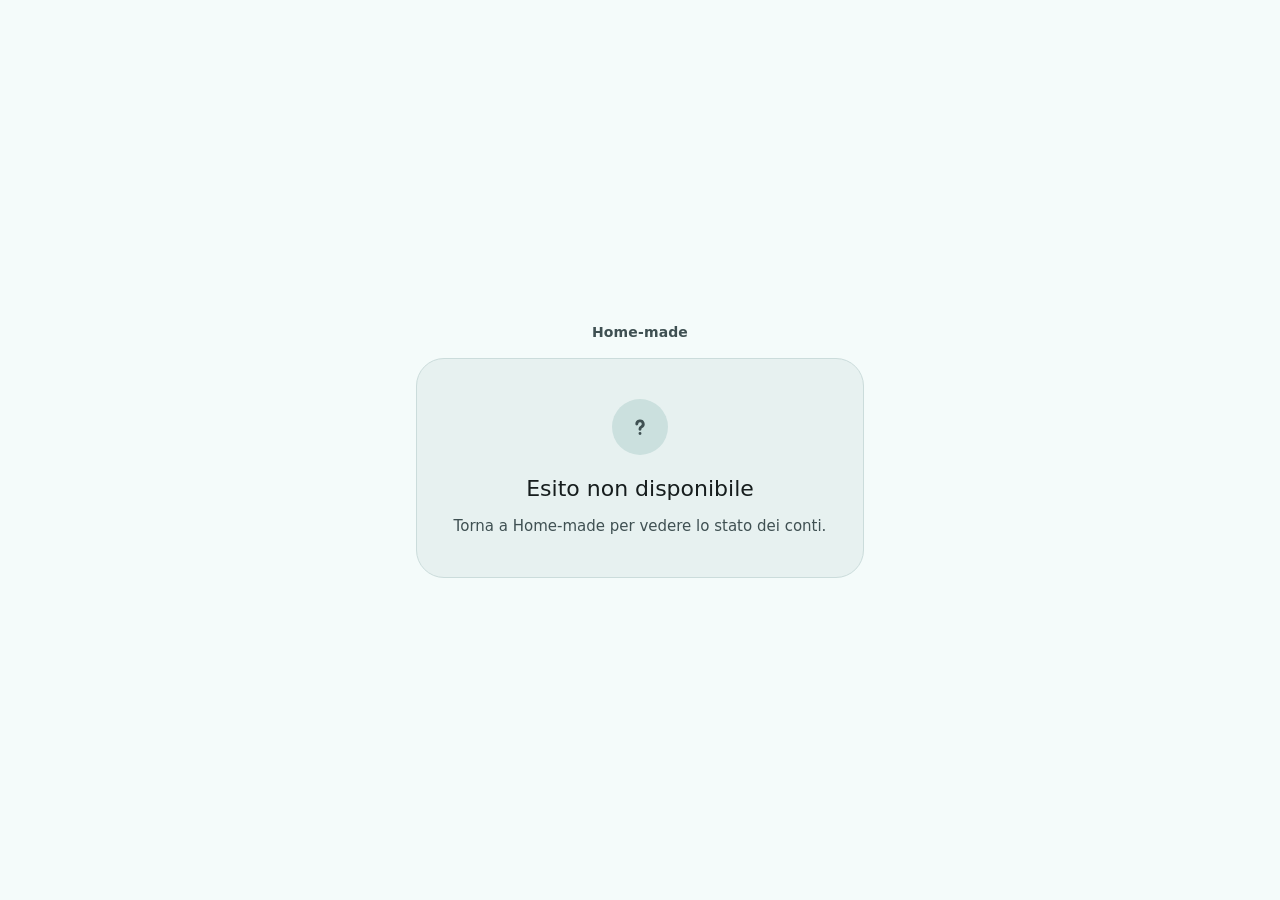
<file: infra/pages/bank-link/index.html>
<!doctype html>
<html lang="it">
  <head>
    <meta charset="utf-8">
    <meta name="viewport" content="width=device-width, initial-scale=1">
    <meta name="color-scheme" content="light dark">
    <meta name="robots" content="noindex, nofollow">
    <meta name="referrer" content="no-referrer">
    <title>Home-made</title>
    <link rel="icon" href="data:,">
    <link rel="stylesheet" href="style.css">
    <script src="app.js" defer></script>
  </head>
  <body>
    <main class="page">
      <p class="brand">Home-made</p>

      <section id="result" class="card" aria-labelledby="title" hidden>
        <div class="badge" aria-hidden="true">
          <svg class="icon icon-ok" viewBox="0 0 24 24" focusable="false">
            <path d="M5.5 12.5l4.25 4.25L18.5 8"/>
          </svg>
          <svg class="icon icon-cancelled" viewBox="0 0 24 24" focusable="false">
            <path d="M7.5 7.5l9 9M16.5 7.5l-9 9"/>
          </svg>
          <svg class="icon icon-error" viewBox="0 0 24 24" focusable="false">
            <path d="M12 6.5v7M12 17.5h.01"/>
          </svg>
          <svg class="icon icon-unknown" viewBox="0 0 24 24" focusable="false">
            <path d="M9.25 9.5a2.75 2.75 0 1 1 3.85 2.52c-.66.3-1.1.9-1.1 1.6v.38M12 17.5h.01"/>
          </svg>
        </div>
        <h1 id="title" class="title"></h1>
        <p id="text" class="text"></p>
        <p id="code-line" class="code" hidden>Codice: <code id="code"></code></p>
      </section>

      <noscript>
        <section class="card" data-icon="unknown" aria-labelledby="title-noscript">
          <div class="badge" aria-hidden="true">
            <svg class="icon icon-unknown" viewBox="0 0 24 24" focusable="false">
              <path d="M9.25 9.5a2.75 2.75 0 1 1 3.85 2.52c-.66.3-1.1.9-1.1 1.6v.38M12 17.5h.01"/>
            </svg>
          </div>
          <h1 id="title-noscript" class="title">Esito non disponibile</h1>
          <p class="text">Torna a Home-made per vedere lo stato dei conti.</p>
        </section>
      </noscript>
    </main>
  </body>
</html>
</file>
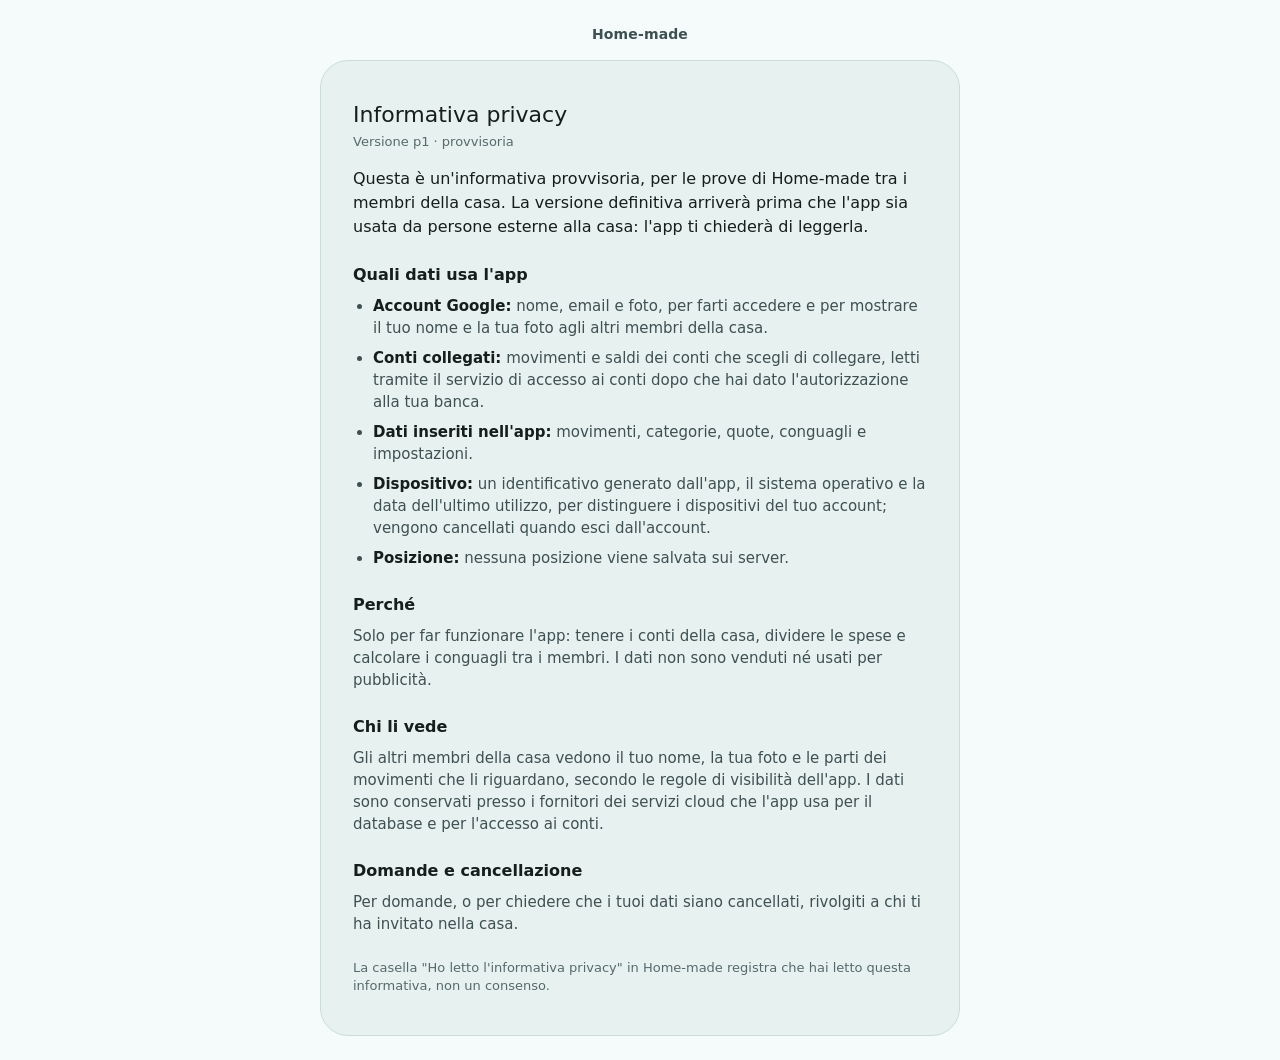
<file: infra/pages/privacy/index.html>
<!doctype html>
<html lang="it">
  <head>
    <meta charset="utf-8">
    <meta name="viewport" content="width=device-width, initial-scale=1">
    <meta name="color-scheme" content="light dark">
    <meta name="robots" content="noindex, nofollow">
    <meta name="referrer" content="no-referrer">
    <title>Informativa privacy · Home-made</title>
    <link rel="icon" href="data:,">
    <link rel="stylesheet" href="style.css">
  </head>
  <body>
    <main class="page">
      <p class="brand">Home-made</p>

      <article class="card" aria-labelledby="title">
        <h1 id="title" class="title">Informativa privacy</h1>
        <p class="version">Versione p1 · provvisoria</p>

        <p class="lead">
          Questa è un'informativa provvisoria, per le prove di Home-made tra i
          membri della casa. La versione definitiva arriverà prima che l'app sia
          usata da persone esterne alla casa: l'app ti chiederà di leggerla.
        </p>

        <h2>Quali dati usa l'app</h2>
        <ul>
          <li>
            <strong>Account Google:</strong> nome, email e foto, per farti
            accedere e per mostrare il tuo nome e la tua foto agli altri membri
            della casa.
          </li>
          <li>
            <strong>Conti collegati:</strong> movimenti e saldi dei conti che
            scegli di collegare, letti tramite il servizio di accesso ai conti
            dopo che hai dato l'autorizzazione alla tua banca.
          </li>
          <li>
            <strong>Dati inseriti nell'app:</strong> movimenti, categorie, quote,
            conguagli e impostazioni.
          </li>
          <li>
            <strong>Dispositivo:</strong> un identificativo generato
            dall'app, il sistema operativo e la data dell'ultimo utilizzo, per
            distinguere i dispositivi del tuo account; vengono cancellati quando
            esci dall'account.
          </li>
          <li>
            <strong>Posizione:</strong> nessuna posizione viene salvata sui
            server.
          </li>
        </ul>

        <h2>Perché</h2>
        <p>
          Solo per far funzionare l'app: tenere i conti della casa, dividere le
          spese e calcolare i conguagli tra i membri. I dati non sono venduti né
          usati per pubblicità.
        </p>

        <h2>Chi li vede</h2>
        <p>
          Gli altri membri della casa vedono il tuo nome, la tua foto e le parti
          dei movimenti che li riguardano, secondo le regole di visibilità
          dell'app. I dati sono conservati presso i fornitori dei servizi cloud
          che l'app usa per il database e per l'accesso ai conti.
        </p>

        <h2>Domande e cancellazione</h2>
        <p>
          Per domande, o per chiedere che i tuoi dati siano cancellati, rivolgiti
          a chi ti ha invitato nella casa.
        </p>

        <p class="note">
          La casella "Ho letto l'informativa privacy" in Home-made registra che
          hai letto questa informativa, non un consenso.
        </p>
      </article>
    </main>
  </body>
</html>
</file>
<file: infra/pages/bank-link/style.css>
/*
 * Colors: Teal palette roles of docs/spec/stile.md (section 2.1), light and
 * dark theme. The rules below use only these roles.
 */
:root {
  color-scheme: light dark;

  --surface: #f4fbfa;
  --surface-container-low: #e7f1f0;
  --surface-container-highest: #cbe0de;
  --on-surface: #161d1d;
  --on-surface-variant: #3f5052;
  --testo-terziario: #566a6c;
  --primary-container: #00666f;
  --on-primary-container: #ffffff;
  --secondary-container: #bfe6ea;
  --on-secondary-container: #161d1d;
  --error-container: #ffdad6;
  --on-error-container: #93000a;
  --outline-variant: #cbdcdb;
}

@media (prefers-color-scheme: dark) {
  :root {
    --surface: #161a1a;
    --surface-container-low: #1a2526;
    --surface-container-highest: #24393c;
    --on-surface: #e3f1f2;
    --on-surface-variant: #a9c2c5;
    --testo-terziario: #8ea1a4;
    --primary-container: #00666f;
    --on-primary-container: #ffffff;
    --secondary-container: #1f4e53;
    --on-secondary-container: #e3f1f2;
    --error-container: #93000a;
    --on-error-container: #ffdad6;
    --outline-variant: #24393c;
  }
}

*,
*::before,
*::after {
  box-sizing: border-box;
}

[hidden] {
  display: none !important;
}

html {
  -webkit-text-size-adjust: 100%;
  text-size-adjust: 100%;
}

body {
  margin: 0;
  background: var(--surface);
  color: var(--on-surface);
  font-family: system-ui, -apple-system, "Segoe UI", Roboto, "Noto Sans", "Helvetica Neue", Arial, sans-serif;
  font-size: 1rem;
  line-height: 1.5;
}

.page {
  display: flex;
  flex-direction: column;
  align-items: center;
  justify-content: center;
  gap: 1rem;
  min-height: 100vh;
  min-height: 100dvh;
  padding: 1.5rem 1rem;
}

/* labelLarge: 14/20, 600 */
.brand {
  margin: 0;
  color: var(--on-surface-variant);
  font-size: 0.875rem;
  line-height: 1.25rem;
  font-weight: 600;
  letter-spacing: 0.01em;
}

.card {
  width: 100%;
  max-width: 28rem;
  padding: 2rem 1.5rem;
  border: 1px solid var(--outline-variant);
  border-radius: 1.75rem;
  background: var(--surface-container-low);
  text-align: center;
}

.badge {
  display: flex;
  align-items: center;
  justify-content: center;
  width: 3.5rem;
  height: 3.5rem;
  margin: 0 auto 1.25rem;
  border-radius: 50%;
  background: var(--surface-container-highest);
  color: var(--on-surface-variant);
}

[data-icon="ok"] .badge {
  background: var(--primary-container);
  color: var(--on-primary-container);
}

[data-icon="cancelled"] .badge {
  background: var(--secondary-container);
  color: var(--on-secondary-container);
}

[data-icon="error"] .badge {
  background: var(--error-container);
  color: var(--on-error-container);
}

.icon {
  display: none;
  width: 1.75rem;
  height: 1.75rem;
  fill: none;
  stroke: currentColor;
  stroke-width: 2.5;
  stroke-linecap: round;
  stroke-linejoin: round;
}

[data-icon="ok"] .icon-ok,
[data-icon="cancelled"] .icon-cancelled,
[data-icon="error"] .icon-error,
[data-icon="unknown"] .icon-unknown {
  display: block;
}

/* titleLarge: 22/28, 500 */
.title {
  margin: 0 0 0.75rem;
  color: var(--on-surface);
  font-size: 1.375rem;
  line-height: 1.75rem;
  font-weight: 500;
  overflow-wrap: break-word;
}

/* bodyMedium: 15/22, 400 */
.text {
  margin: 0;
  color: var(--on-surface-variant);
  font-size: 0.9375rem;
  line-height: 1.375rem;
  overflow-wrap: break-word;
}

/* bodySmall: 13/18, 400 */
.code {
  margin: 1rem 0 0;
  color: var(--testo-terziario);
  font-size: 0.8125rem;
  line-height: 1.125rem;
}

.code code {
  font-family: ui-monospace, "SF Mono", "Cascadia Mono", "Roboto Mono", Menlo, Consolas, monospace;
  font-size: 1em;
  overflow-wrap: anywhere;
}

@media (min-width: 30rem) {
  .card {
    padding: 2.5rem 2rem;
  }
}
</file>
<file: infra/pages/privacy/style.css>
/*
 * Colors: Teal palette roles of docs/spec/stile.md (section 2.1), light and
 * dark theme, as in bank-link/style.css. The rules below use only these
 * roles.
 */
:root {
  color-scheme: light dark;

  --surface: #f4fbfa;
  --surface-container-low: #e7f1f0;
  --on-surface: #161d1d;
  --on-surface-variant: #3f5052;
  --testo-terziario: #566a6c;
  --outline-variant: #cbdcdb;
}

@media (prefers-color-scheme: dark) {
  :root {
    --surface: #161a1a;
    --surface-container-low: #1a2526;
    --on-surface: #e3f1f2;
    --on-surface-variant: #a9c2c5;
    --testo-terziario: #8ea1a4;
    --outline-variant: #24393c;
  }
}

*,
*::before,
*::after {
  box-sizing: border-box;
}

html {
  -webkit-text-size-adjust: 100%;
  text-size-adjust: 100%;
}

body {
  margin: 0;
  background: var(--surface);
  color: var(--on-surface);
  font-family: system-ui, -apple-system, "Segoe UI", Roboto, "Noto Sans", "Helvetica Neue", Arial, sans-serif;
  font-size: 1rem;
  line-height: 1.5;
}

.page {
  display: flex;
  flex-direction: column;
  align-items: center;
  gap: 1rem;
  min-height: 100vh;
  min-height: 100dvh;
  padding: 1.5rem 1rem;
}

/* labelLarge: 14/20, 600 */
.brand {
  margin: 0;
  color: var(--on-surface-variant);
  font-size: 0.875rem;
  line-height: 1.25rem;
  font-weight: 600;
  letter-spacing: 0.01em;
}

.card {
  width: 100%;
  max-width: 40rem;
  padding: 2rem 1.5rem;
  border: 1px solid var(--outline-variant);
  border-radius: 1.75rem;
  background: var(--surface-container-low);
}

/* titleLarge: 22/28, 500 */
.title {
  margin: 0 0 0.25rem;
  color: var(--on-surface);
  font-size: 1.375rem;
  line-height: 1.75rem;
  font-weight: 500;
  overflow-wrap: break-word;
}

/* titleMedium: 16/24, 600 */
h2 {
  margin: 1.5rem 0 0.5rem;
  color: var(--on-surface);
  font-size: 1rem;
  line-height: 1.5rem;
  font-weight: 600;
}

/* bodyMedium: 15/22, 400 */
p,
li {
  color: var(--on-surface-variant);
  font-size: 0.9375rem;
  line-height: 1.375rem;
  overflow-wrap: break-word;
}

p {
  margin: 0;
}

ul {
  margin: 0;
  padding-left: 1.25rem;
}

li + li {
  margin-top: 0.5rem;
}

strong {
  color: var(--on-surface);
  font-weight: 600;
}

/* bodyLarge: 16/24, 400 */
.lead {
  margin-top: 1rem;
  color: var(--on-surface);
  font-size: 1rem;
  line-height: 1.5rem;
}

/* bodySmall: 13/18, 400 */
.version,
.note {
  color: var(--testo-terziario);
  font-size: 0.8125rem;
  line-height: 1.125rem;
}

.note {
  margin-top: 1.5rem;
}

@media (min-width: 30rem) {
  .card {
    padding: 2.5rem 2rem;
  }
}
</file>
